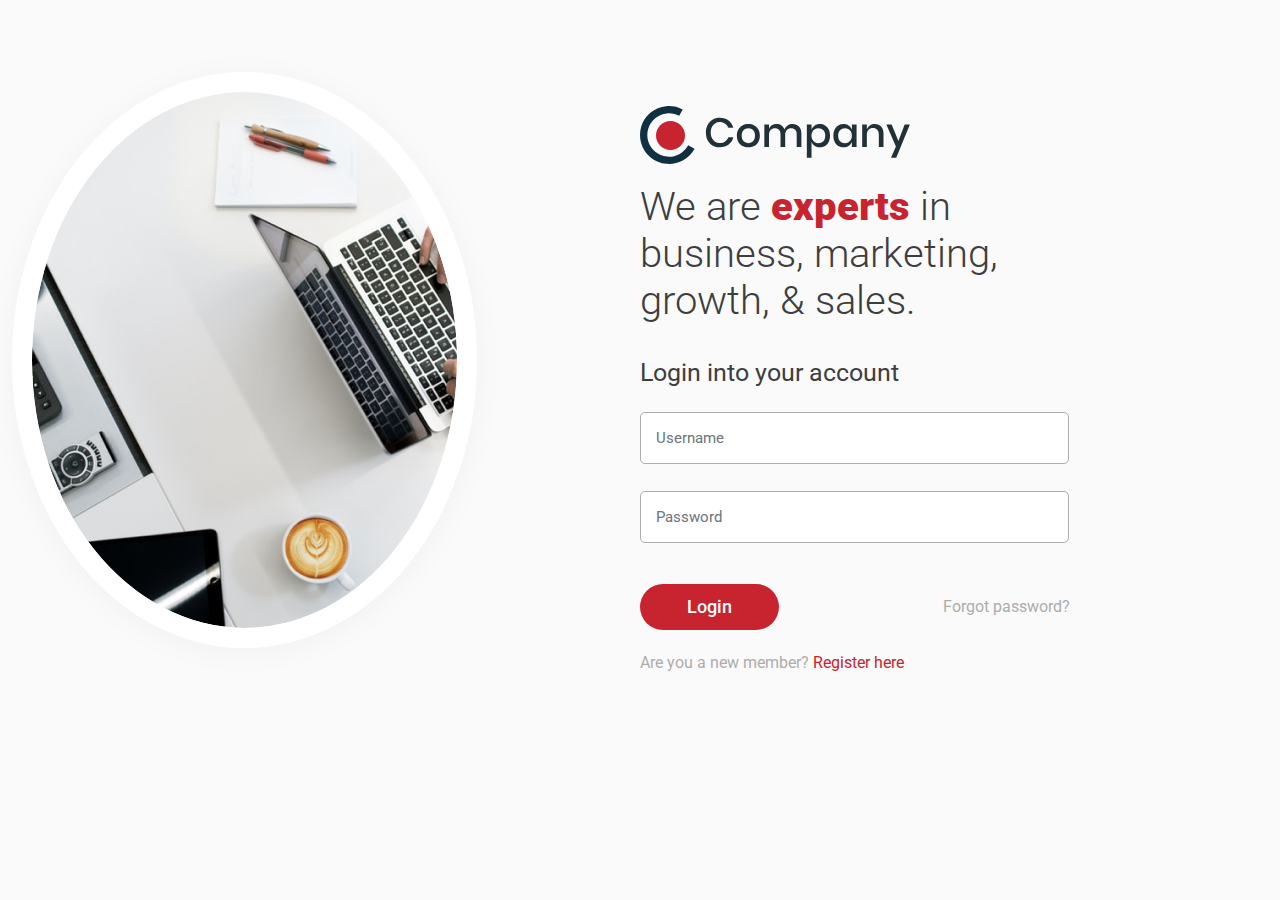
<file: index.html>
<!DOCTYPE html>
<html lang="en">

  <head>
    <meta charset="UTF-8">
    <meta name="viewport" content="width=device-width, initial-scale=1.0">
    <title>Company - Login</title>

    <!-- CSS -->
    <link rel="stylesheet" href="css/bootstrap.min.css">
    <link rel="stylesheet" href="css/index.css">

    <!-- Fonts -->
    <link rel="preconnect" href="https://fonts.googleapis.com">
    <link rel="preconnect" href="https://fonts.gstatic.com" crossorigin>
    <link href="https://fonts.googleapis.com/css2?family=Roboto:wght@300;400;500;900&display=swap" rel="stylesheet">
  </head>

  <body>
    <div class="container">

      <main>
        <div class="row me-0 gx-0">

          <!-- Hero image -->
          <div class="col-6 hero">
            <div class="d-flex justify-content-center">
              <div class="hero-image"></div>
            </div>
          </div>

          <!-- Login form -->
          <div class="col-6 login">
            <div class="container">
              <img src="images/logo.svg" alt="Company logo" class="logo">

              <h1 class="tagline">
                We are <strong style="color: #C8242F; font-weight: 900;">experts</strong> in business, marketing,
                growth, & sales.
              </h1>

              <form action="#" method="post">
                <h2 class="login-header">Login into your account</h2>

                <input class="form-control username" type="text" name="username" placeholder="Username">
                <input class="form-control password" type="password" name="password" id="" placeholder="Password">

                <div class="buttons d-flex justify-content-between align-items-center">
                  <input class="btn-login" type="submit" value="Login">
                  <a class="link forgot-pw" href="#">Forgot password?</a>
                </div>

                <p class="register-text">
                  Are you a new member? <a class="link register" href="#">Register here</a>
                </p>
              </form>
            </div>
          </div>

        </div>
      </main>

    </div>
  </body>

</html>
</file>
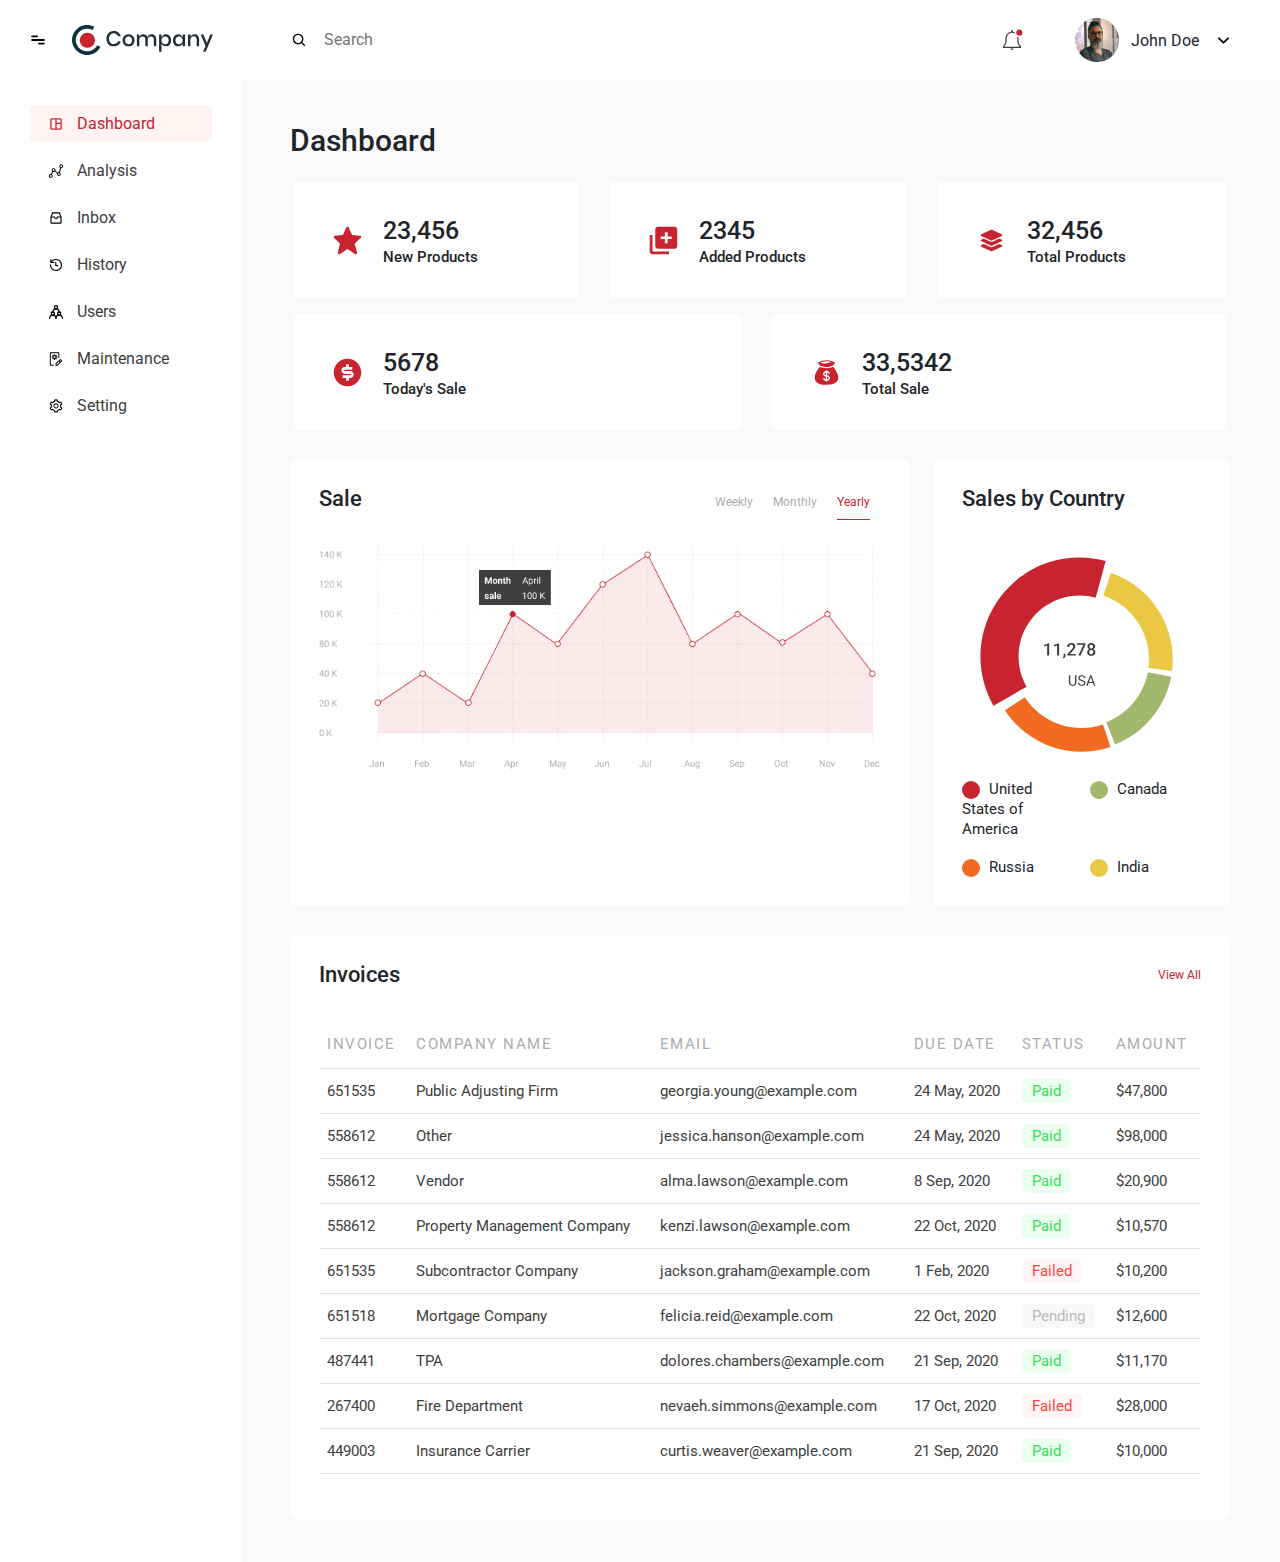
<file: dashboard.html>
<!DOCTYPE html>
<html lang="en">

  <head>
    <meta charset="UTF-8">
    <meta name="viewport" content="width=device-width, initial-scale=1.0">
    <title>Company - Dashboard</title>

    <!-- CSS -->
    <link rel="stylesheet" href="css/bootstrap.min.css">
    <link rel="stylesheet" href="css/dashboard.css">

    <!-- Fonts -->
    <link rel="preconnect" href="https://fonts.googleapis.com">
    <link rel="preconnect" href="https://fonts.gstatic.com" crossorigin>
    <link href="https://fonts.googleapis.com/css2?family=Roboto:wght@300;400;500;900&display=swap" rel="stylesheet">
  </head>

  <body>
    <div class="container-fluid px-0">

      <!-- Header -->
      <div class="row g-0">
        <div class="col">
          <header>
            <nav class="navbar">
              <div class="logo d-flex">
                <img id="sidebarToggle" class="btn-menu" src="./images/menu-bar.svg" alt="">
                <img src="./images/header-logo.svg" alt="Company logo" class="navbar-brand">
              </div>

              <div class="search-bar d-flex align-items-center">
                <img src="./images/search-icon.svg" alt="" class="search-icon">
                <form action="#" class="flex-fill">
                  <input type="search" placeholder="Search" name="q" class="w-100">
                </form>
              </div>

              <div class="prof-notif d-flex align-items-center">
                <button class="btn-icon btn-notifications"></button>
                <div class="profile d-flex align-items-center">
                  <img src="./images/profile.png" alt="Profile picture" class="profile-image">
                  <div class="username">John Doe</div>
                  <button class="btn-icon btn-dropdown-arrow"></button>
                </div>
              </div>
            </nav>
          </header>
        </div>
      </div>

      <div class="main-container d-flex">
        <!-- Navigation sidebar -->
        <div class="sidebar-wrapper">
          <nav class="sidebar h-100">
            <ul class="nav flex-column">
              <li class="nav-item active">
                <img src="./images/dashboard-active.svg" alt="">
                <a href="dashboard.html" class="nav-link" aria-current="page">Dashboard</a>
              </li>
              <li class="nav-item">
                <img src="./images/graph-default.svg" alt="">
                <a href="innerpage.html" class="nav-link">Analysis</a>
              </li>
              <li class="nav-item">
                <img src="./images/inbox-default.svg" alt="">
                <a href="#" class="nav-link">Inbox</a>
              </li>
              <li class="nav-item">
                <img src="./images/clock-default.svg" alt="">
                <a href="#" class="nav-link">History</a>
              </li>
              <li class="nav-item">
                <img src="./images/user-default.svg" alt="">
                <a href="#" class="nav-link">Users</a>
              </li>
              <li class="nav-item">
                <img src="./images/maintenance-default.svg" alt="">
                <a href="#" class="nav-link">Maintenance</a>
              </li>
              <li class="nav-item">
                <img src="./images/setting-default.svg" alt="">
                <a href="#" class="nav-link">Setting</a>
              </li>
            </ul>
          </nav>
        </div>

        <!-- The main content -->
        <div class="main">

          <main class="dashboard">
            <h1 class="title">Dashboard</h1>

            <section class="row stats flex-wrap">
              <div class="col-12 col-sm-6 col-md-4 col-xl-auto">
                <div class="stats-card">
                  <img src="./images/star.svg" alt="">
                  <div>
                    <p class="count">23,456</p>
                    <p class="title">New Products</p>
                  </div>
                </div>
              </div>
              <div class="col-12 col-sm-6 col-md-4 col-xl-auto">
                <div class="stats-card">
                  <img src="./images/new-product.svg" alt="">
                  <div>
                    <p class="count">2345</p>
                    <p class="title">Added Products</p>
                  </div>
                </div>
              </div>
              <div class="col-12 col-sm-6 col-md-4 col-xl-auto">
                <div class="stats-card">
                  <img src="./images/total-product.svg" alt="">
                  <div>
                    <p class="count">32,456</p>
                    <p class="title">Total Products</p>
                  </div>
                </div>
              </div>
              <div class="col-12 col-sm-6 col-md-4 col-xl-auto">
                <div class="stats-card">
                  <img src="./images/dollar-filled.svg" alt="">
                  <div>
                    <p class="count">5678 </p>
                    <p class="title">Today's Sale</p>
                  </div>
                </div>
              </div>
              <div class="col-12 col-sm-6 col-md-4 col-xl-auto">
                <div class="stats-card">
                  <img src="./images/money-bag.svg" alt="">
                  <div>
                    <p class="count">33,5342</p>
                    <p class="title">Total Sale</p>
                  </div>
                </div>
              </div>
            </section>

            <section class="row sales">

              <div class="col-lg-8">
                <div class="sale">
                  <div class="sale-header d-flex justify-content-between align-items-center">
                    <h2>Sale</h2>
                    <ul class="nav nav-pills">
                      <li class="nav-item">
                        <button class="nav-link">Weekly</button>
                      </li>
                      <li class="nav-item">
                        <button class="nav-link">Monthly</button>
                      </li>
                      <li class="nav-item">
                        <button class="nav-link active">Yearly</button>
                      </li>
                    </ul>
                  </div>
                  <img class="img-fluid d-block mx-auto" src="./images/data-graph.png" alt="Yearly sales graph">
                </div>
              </div>

              <div class="col-lg-4">
                <div class="sales-by-country">
                  <h2>Sales by Country</h2>
                  <img src="./images/pie-chart.svg" alt="Pie chart for sales by country"
                    class="img-fluid mx-auto d-block">
                  <ul class="legend">
                    <li class="usa">United States of America</li>
                    <li class="canada">Canada</li>
                    <li class="russia">Russia</li>
                    <li class="india">India</li>
                  </ul>
                </div>
              </div>
            </section>
            <section class="row invoices">
              <div class="col">
                <div class="table mb-0">
                  <div class="d-flex align-items-center">
                    <h2 class="m-0">Invoices</h2>
                    <div class="w-100 text-end"><a href="#" class="nav-link view-all p-0">View All</a></div>
                  </div>

                  <div class="table-responsive">
                    <table class="table">
                      <thead>
                        <tr>
                          <th scope="col">Invoice</th>
                          <th scope="col">Company Name</th>
                          <th scope="col">Email</th>
                          <th scope="col">Due Date</th>
                          <th scope="col">Status</th>
                          <th scope="col">Amount</th>
                        </tr>
                      </thead>
                      <tbody>
                        <tr>
                          <td>651535</td>
                          <td>Public Adjusting Firm</td>
                          <td>georgia.young@example.com</td>
                          <td>24 May, 2020</td>
                          <td>
                            <span class="status paid">Paid</span>
                          </td>
                          <td>$47,800</td>
                        </tr>
                        <tr>
                          <td>558612</td>
                          <td>Other</td>
                          <td>jessica.hanson@example.com</td>
                          <td>24 May, 2020</td>
                          <td>
                            <span class="status paid">Paid</span>
                          </td>
                          <td>$98,000</td>
                        </tr>
                        <tr>
                          <td>558612</td>
                          <td>Vendor</td>
                          <td>alma.lawson@example.com</td>
                          <td>8 Sep, 2020</td>
                          <td>
                            <span class="status paid">Paid</span>
                          </td>
                          <td>$20,900</td>
                        </tr>
                        <tr>
                          <td>558612</td>
                          <td>Property Management Company</td>
                          <td>kenzi.lawson@example.com</td>
                          <td>22 Oct, 2020</td>
                          <td>
                            <span class="status paid">Paid</span>
                          </td>
                          <td>$10,570</td>
                        </tr>
                        <tr>
                          <td>651535</td>
                          <td>Subcontractor Company</td>
                          <td>jackson.graham@example.com</td>
                          <td>1 Feb, 2020</td>
                          <td>
                            <span class="status failed">Failed</span>
                          </td>
                          <td>$10,200</td>
                        </tr>
                        <tr>
                          <td>651518</td>
                          <td>Mortgage Company</td>
                          <td>felicia.reid@example.com</td>
                          <td>22 Oct, 2020</td>
                          <td>
                            <span class="status pending">Pending</span>
                          </td>
                          <td>$12,600</td>
                        </tr>
                        <tr>
                          <td>487441</td>
                          <td>TPA</td>
                          <td>dolores.chambers@example.com</td>
                          <td>21 Sep, 2020</td>
                          <td>
                            <span class="status paid">Paid</span>
                          </td>
                          <td>$11,170</td>
                        </tr>
                        <tr>
                          <td>267400</td>
                          <td>Fire Department</td>
                          <td>nevaeh.simmons@example.com</td>
                          <td>17 Oct, 2020</td>
                          <td>
                            <span class="status failed">Failed</span>
                          </td>
                          <td>$28,000</td>
                        </tr>
                        <tr>
                          <td>449003</td>
                          <td>Insurance Carrier</td>
                          <td>curtis.weaver@example.com</td>
                          <td>21 Sep, 2020</td>
                          <td>
                            <span class="status paid">Paid</span>
                          </td>
                          <td>$10,000</td>
                        </tr>
                      </tbody>
                    </table>
                  </div>
                </div>
              </div>
            </section>
          </main>
        </div>
      </div>

    </div>

    <!-- Bootstrap JS -->
    <script src="./js/bootstrap.bundle.min.js"></script>

    <!-- Sidebar JS -->
    <script src="./js/sidebar.js"></script>
  </body>

</html>
</file>
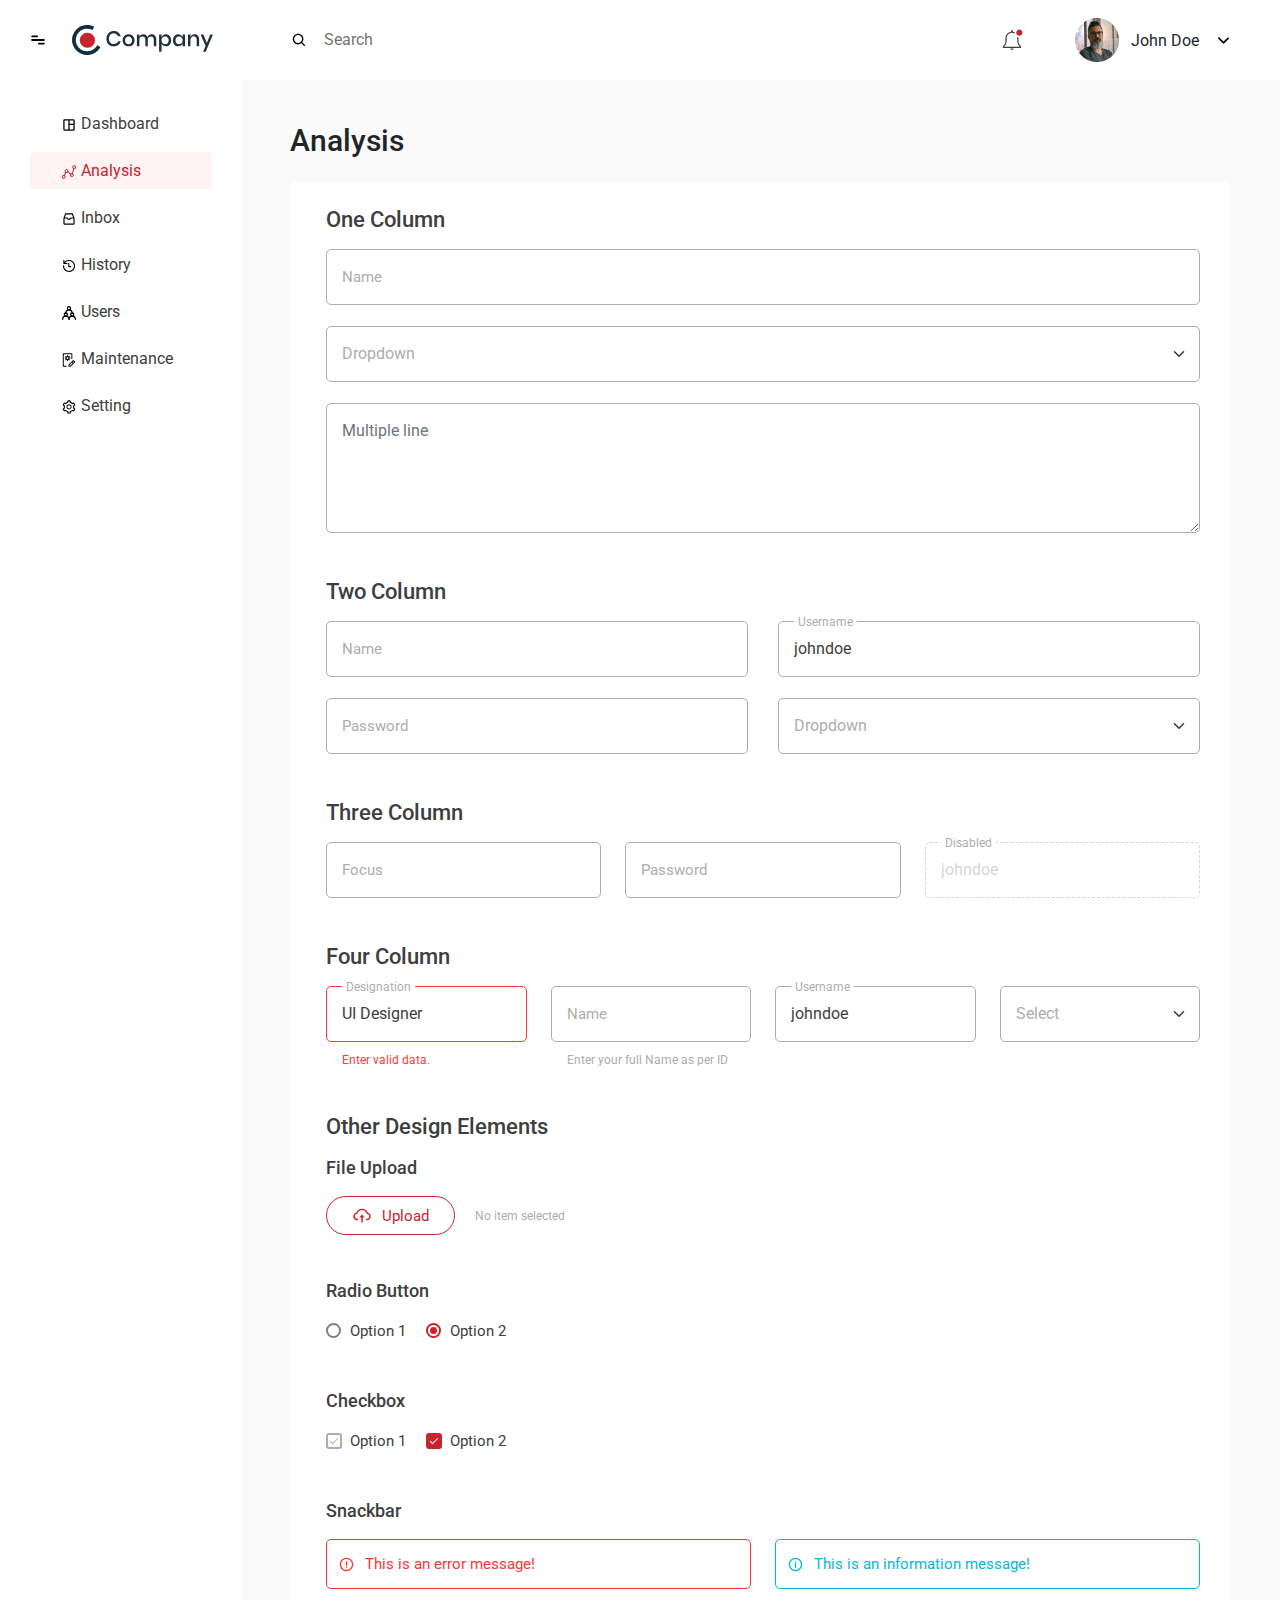
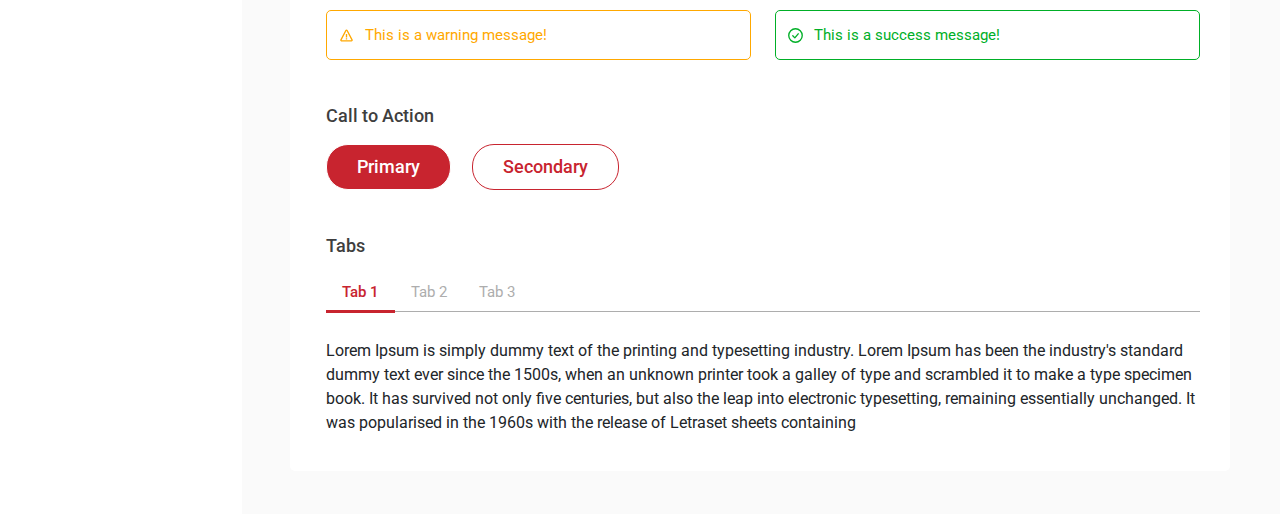
<file: innerpage.html>
<!DOCTYPE html>
<html lang="en">

  <head>
    <meta charset="UTF-8">
    <meta name="viewport" content="width=device-width, initial-scale=1.0">
    <title>Company - Analysis</title>

    <!-- CSS -->
    <link rel="stylesheet" href="css/bootstrap.min.css">
    <link rel="stylesheet" href="css/innerpage.css">

    <!-- Fonts -->
    <link rel="preconnect" href="https://fonts.googleapis.com">
    <link rel="preconnect" href="https://fonts.gstatic.com" crossorigin>
    <link href="https://fonts.googleapis.com/css2?family=Roboto:wght@300;400;500;900&display=swap" rel="stylesheet">
  </head>

  <body>
    <div class="container-fluid px-0">

      <!-- Header -->
      <div class="row g-0">
        <div class="col">
          <header>
            <nav class="navbar">
              <div class="logo d-flex">
                <img id="sidebarToggle" class="btn-menu" src="./images/menu-bar.svg" alt="">
                <img src="./images/header-logo.svg" alt="Company logo" class="navbar-brand">
              </div>

              <div class="search-bar d-flex align-items-center">
                <img src="./images/search-icon.svg" alt="" class="search-icon">
                <form action="#" class="flex-fill">
                  <input type="search" placeholder="Search" name="q" class="w-100">
                </form>
              </div>

              <div class="prof-notif d-flex align-items-center">
                <button class="btn-icon btn-notifications"></button>
                <div class="profile d-flex align-items-center">
                  <img src="./images/profile.png" alt="Profile picture" class="profile-image">
                  <div class="username">John Doe</div>
                  <button class="btn-icon btn-dropdown-arrow"></button>
                </div>
              </div>
            </nav>
          </header>
        </div>
      </div>

      <div class="main-container d-flex">
        <!-- Navigation sidebar -->
        <div class="sidebar-wrapper">
          <nav class="sidebar h-100">
            <ul class="nav flex-column">
              <li class="nav-item">
                <a href="dashboard.html" class="nav-link" aria-current="page">
                  <img src="./images/dashboard-default.svg" alt="">
                  <span>Dashboard</span>
                </a>
              </li>
              <li class="nav-item active">
                <a href="innerpage.html" class="nav-link">
                  <img src="./images/graph-active.svg" alt="">
                  <span>Analysis</span>
                </a>
              </li>
              <li class="nav-item">
                <a href="#" class="nav-link">
                  <img src="./images/inbox-default.svg" alt="">
                  <span>Inbox</span>
                </a>
              </li>
              <li class="nav-item">
                <a href="#" class="nav-link">
                  <img src="./images/clock-default.svg" alt="">
                  <span>History</span>
                </a>
              </li>
              <li class="nav-item">
                <a href="#" class="nav-link">
                  <img src="./images/user-default.svg" alt="">
                  <span>Users</span>
                </a>
              </li>
              <li class="nav-item">
                <a href="#" class="nav-link">
                  <img src="./images/maintenance-default.svg" alt="">
                  <span>Maintenance</span>
                </a>
              </li>
              <li class="nav-item">
                <a href="#" class="nav-link">
                  <img src="./images/setting-default.svg" alt="">
                  <span>Setting</span>
                </a>
              </li>
            </ul>
          </nav>
        </div>

        <!-- The main content -->
        <main class="innerpage flex-fill">
          <h1 class="title">Analysis</h1>

          <div class="fluid-container form">
            <form action="#" method="post">

              <section>
                <h2>One Column</h2>

                <div class="controls">
                  <div class="input-container">
                    <input type="text" class="form-control" id="name" name="name">
                    <label for="name">Name</label>
                  </div>

                  <select name="dropdown-1" id="dropdown" class="form-select" required>
                    <option selected value="">Dropdown</option>
                    <option value="sample-1">Sample option 1</option>
                    <option value="sample-2">Sample option 2</option>
                    <option value="sample-3">Sample option 3</option>
                  </select>

                  <textarea class="form-control" name="multiline" id="multiline" placeholder="Multiple line"></textarea>
                </div>
              </section>

              <section class="two-col">
                <h2>Two Column</h2>

                <div class="row">
                  <div class="col-12 col-md-6 controls">
                    <div class="input-container">
                      <input type="text" class="form-control" id="name" name="name">
                      <label for="name">Name</label>
                    </div>

                    <div class="input-container">
                      <input type="password" class="form-control" id="password" name="password">
                      <label for="password">Password</label>
                    </div>
                  </div>

                  <div class="col-12 col-md-6 controls">
                    <div class="input-container">
                      <input type="text" class="form-control" id="username" name="username" value="johndoe">
                      <label for="username">Username</label>
                    </div>

                    <select name="dropdown-2" id="dropdown" class="form-select novalidate" required>
                      <option selected value="">Dropdown</option>
                      <option value="sample-1">Sample option 1</option>
                      <option value="sample-2">Sample option 2</option>
                      <option value="sample-3">Sample option 3</option>
                    </select>
                  </div>
                </div>
              </section>

              <section class="three-col">
                <h2>Three Column</h2>

                <div class="row">
                  <div class="col-12 col-md-4 controls">
                    <div class="input-container">
                      <input type="text" class="form-control" id="focus" name="focus">
                      <label for="focus">Focus</label>
                    </div>
                  </div>

                  <div class="col-12 col-md-4 controls">
                    <div class="input-container">
                      <input type="password" class="form-control" id="password" name="password">
                      <label for="password">Password</label>
                    </div>
                  </div>

                  <div class="col-12 col-md-4 controls">
                    <div class="input-container">
                      <input type="text" value="johndoe" class="form-control" id="disabled" name="disabled"
                        disabled>
                      <label for="disabled">Disabled</label>
                    </div>
                  </div>
                </div>
              </section>

              <section class="four-col">
                <h2>Four Column</h2>

                <div class="row">
                  <div class="col-12 col-md-3">
                    <div class="input-container">
                      <input type="text" class="form-control invalid" id="designation" name="designation"
                        value="UI Designer" required invalid>
                      <label for="designation">Designation</label>
                    </div>

                    <div class="error-message">
                      Enter valid data.
                    </div>
                  </div>

                  <div class="col-12 col-md-3">
                    <div class="input-container">
                      <input type="text" class="form-control" id="name" name="name">
                      <label for="name">Name</label>
                    </div>

                    <div class="info-message">
                      Enter your full Name as per ID
                    </div>
                  </div>

                  <div class="col-12 col-md-3">
                    <div class="input-container">
                      <input type="text" value="johndoe" class="form-control" id="username" name="username">
                      <label for="username">Username</label>
                    </div>
                  </div>

                  <div class="col-12 col-md-3">
                    <select name="dropdown-3" id="dropdown" class="form-select novalidate" required>
                      <option selected value="">Select</option>
                      <option value="sample-1">Sample option 1</option>
                      <option value="sample-2">Sample option 2</option>
                      <option value="sample-3">Sample option 3</option>
                    </select>
                  </div>
                </div>
              </section>

              <section class="my-0">
                <h2>Other Design Elements</h2>

                <section>
                  <h3>File Upload</h3>

                  <div class="file-picker">
                    <label for="fileToUpload" class="file-btn">
                      <img src="./images/cloud-upload-icon.svg" alt="" />
                      <span>Upload</span>
                    </label>

                    <input id="fileToUpload" type="file" name="fileToUpload" hidden>

                    <label for="fileToUpload" class="file-status">No item selected</label>
                  </div>
                </section>

                <section class="radio-btns">
                  <h3>Radio Button</h3>

                  <div>
                    <div class="form-check form-check-inline">
                      <input class="form-check-input" type="radio" name="radio-btn" id="radio-btn1">
                      <label class="form-check-label" for="radio-btn1">
                        Option 1
                      </label>
                    </div>
                    <div class="form-check form-check-inline">
                      <input class="form-check-input" type="radio" name="radio-btn" id="radio-btn2" checked>
                      <label class="form-check-label" for="radio-btn2">
                        Option 2
                      </label>
                    </div>
                  </div>
                </section>

                <section>
                  <h3>Checkbox</h3>

                  <div>
                    <div class="form-check form-check-inline">
                      <input class="form-check-input" type="checkbox" name="checkbox" id="chk-1">
                      <label class="form-check-label" for="chk-1">
                        Option 1
                      </label>
                    </div>
                    <div class="form-check form-check-inline">
                      <input class="form-check-input" type="checkbox" name="checkbox" id="chk-2" checked>
                      <label class="form-check-label" for="chk-2">
                        Option 2
                      </label>
                    </div>
                  </div>
                </section>

                <section class="snackbars">
                  <h3>Snackbar</h3>

                  <div class="row">
                    <div class="col-12 col-lg-6 controls">
                      <div class="snackbar error">
                        <img src="./images/error-icon.svg" alt="">
                        <p class="message">This is an error message!</p>
                      </div>

                      <div class="snackbar warning">
                        <img src="./images/warning-icon.svg" alt="">
                        <p class="message">This is a warning message!</p>
                      </div>
                    </div>

                    <div class="col-12 col-lg-6 controls">
                      <div class="snackbar info">
                        <img src="./images/info-icon.svg" alt="">
                        <p class="message">This is an information message!</p>
                      </div>

                      <div class="snackbar success">
                        <img src="./images/success-icon.svg" alt="">
                        <p class="message">This is a success message!</p>
                      </div>
                    </div>
                  </div>
                </section>

                <section>
                  <h3>Call to Action</h3>

                  <div class="ctas">
                    <button class="cta primary">Primary</button>
                    <button class="cta secondary">Secondary</button>
                  </div>
                </section>

                <section class="tabs">
                  <h3>Tabs</h3>

                  <nav class="tab-bar">
                    <ul class="nav nav-pills">
                      <li class="nav-item">
                        <button class="nav-link active">Tab 1</button>
                      </li>
                      <li class="nav-item">
                        <button class="nav-link">Tab 2</button>
                      </li>
                      <li class="nav-item">
                        <button class="nav-link">Tab 3</button>
                      </li>
                    </ul>
                  </nav>

                  <p class="content">
                    Lorem Ipsum is simply dummy text of the printing and typesetting industry. Lorem Ipsum has been the
                    industry's standard dummy text ever since the 1500s, when an unknown printer took a galley of type
                    and scrambled it to make a type specimen book. It has survived not only five centuries, but also the
                    leap into electronic typesetting, remaining essentially unchanged. It was popularised in the 1960s
                    with the release of Letraset sheets containing
                  </p>
                </section>
              </section>
            </form>

          </div>

        </main>
      </div>
    </div>

    <!-- Bootstrap JS -->
    <script src="./js/bootstrap.bundle.min.js"></script>

    <!-- Sidebar JS -->
    <script src="./js/sidebar.js"></script>

    <!-- Floating Label input -->
    <script src="./js/floating-input.js"></script>
  </body>

</html>
</file>
<file: css/index.css>
body {
    background-color: #fafafa;
    font-family: Roboto, sans-serif;
}

body > .container {
    max-width: 1560px;
}

/*
    1st Column
    ----------
    Hero image
*/
.hero {
    padding-top: 72px;
    padding-bottom: 72px;
    padding-right: 163px;
}

.hero .hero-image {
    width: 576px;
    height: 576px;
    background: transparent url('/images/hero-image.png') 0% 0% no-repeat padding-box;
    box-shadow: 0px 4px 31px #0000000A;
    border: 20px solid #FFFFFF;
    border-radius: 50%;
}


/*
    2nd Column
    ----------
    Login form
*/
.login {
    padding-top: 106px;
    padding-bottom: 105px;
    padding-right: 155px;
}

.login .container {
    padding: 0;
    margin-left: 0;
    max-width: 500px;
}

.login .tagline {
    margin-top: 19px;
    font-weight: 300;
    font-size: 40px;
    line-height: 47px;
    color: #3E3E3E;
}

/* The form used for logging in */
.login form {
    width: 430px;
}

.login .login-header {
    width: 500px;
    margin-top: 32px;
    margin-bottom: 23px;
    font-size: 25px;
    font-weight: 400;
    line-height: 33px;
    color: #3E3E3E;
}

.login input[type="text"],
.login input[type="password"] {
    width: 429px;    
    font-size: 15px;
    line-height: 20px;
    padding: 15px;
    border: 1px solid #ADADAD;
    border-radius: 5px;
}

.login input.password {
    margin-top: 27px;
    margin-bottom: 41px;
}

.login .register-text {
    margin-top: 23px;
}

.login .btn-login {
    background-color: #C8242F;
    color: white;
    border-width: 0px;
    border-radius: 23px;
    padding: 11px 47px;
    font-size: 18px;
    font-weight: 500;
    line-height: 24px;
}

.login .register-text,
.login .forgot-pw {
    color: #ADADAD;
    line-height: 20px;
}

.login .link {
    text-decoration: none;
}

.login .link.register {
    color: #C8242F;
}
</file>
<file: css/dashboard.css>
@import 'base.css';

.dashboard h2 {
    font-size: 22px;
    line-height: 29px;
}

.dashboard [class*="col"] > div {
    background-color: white;
}

.dashboard .row div[class*="col"] > div {
    border-radius: 5px;
}

.dashboard .stats-card {
    display: flex;
    align-items: center;
    /* height: 116px; */
    padding-top: 1.2rem;
    padding-bottom: 1.2rem;
    padding: 1.2rem 1.5rem;
    /* padding-left: 38px; */
    /* padding-right: 28px; */
}

.dashboard .stats-card > div {
    flex-basis: 100%;
}

.dashboard .stats,
.dashboard .sales {
    row-gap: 1rem;
}

.dashboard .stats > div {
    padding-right: 15px;
    padding-left: 15px;
    flex-grow: 1;
}

.dashboard .stats-card p {
    margin: 0;
}

.dashboard .stats-card img {
    width: 33px;
    height: 33px;
    margin-right: 19px;
}

.dashboard .stats-card .count {
    font-size: 25px;
    font-weight: 500;
    line-height: 33px;
}

.dashboard .stats-card .title {
    font-size: 15px;
    line-height: 20px;
}

section.sales {
    padding-top: 30px;
}

section.sales .sale,
section.sales .sales-by-country,
section.invoices .table {
    padding: 1.3rem 1.2rem;
}

section.sales .sale-header .nav-link {
    padding: 9px 0;
    margin-left: 10px;
    margin-right: 10px;
    font-size: 12px;
    line-height: 16px;
    color: #ADADAD;
}

section.sales .sale,
.sales-by-country {
    height: 100%;
}

section.sales .sale-header {
    margin-bottom: 23px;
}

section.sales .sale-header .nav-link.active {
    background-color: transparent;
    color: #C8242F;
    border-bottom: 1px solid #C8242F;
    border-radius: 0;
}

section.sales .sales-by-country h2 {
    margin-bottom: 27px;
}

section.sales .sales-by-country .legend {
    list-style-type: none;
    display: grid;
    padding: 0;
    margin: 0;
    gap: 18px;
}

section.sales .sales-by-country .legend li {
    flex: 100%;
    font-size: 15px;
    line-height: 20px;
}

section.sales .sales-by-country .legend li::before {
    display: inline-block;
    content: '';
    height: 18px;
    width: 18px;
    margin-right: 9px;
    border-radius: 50%;
    vertical-align: middle;
}

section.sales .sales-by-country .legend li.usa::before {
    background: #C8242F;
}

section.sales .sales-by-country .legend li.canada::before {
    background: #A2B86C;
}

section.sales .sales-by-country .legend li.russia::before {
    background: #F16C20;
}

section.sales .sales-by-country .legend li.india::before {
    background: #EBC844;
}

section.invoices {
    padding-top: 30px;
}

section.invoices .view-all {
    font-size: 12px;
    line-height: 16px;
    color: #C8242F;
    margin-left: 1rem;
}

section.invoices table {
    margin-top: 37px;
}

section.invoices th {
    padding-bottom: 14px;
    font-size: 15px;
    line-height: 20px;
    text-transform: uppercase;
    letter-spacing: 1.5px;
    font-weight: normal;
    color: #ADADAD;
}

section.invoices td {
    padding-top: 12px;
    padding-bottom: 12px;
    font-size: 15px;
    line-height: 20px;
    color: #3E3E3E;
}

section.invoices .status {
    padding: 3px 10px;
    border-radius: 5px;
}

section.invoices .status.paid {
    background-color: #EBFFEF;
    color: #3CDD5F;
}

section.invoices .status.failed {
    background-color: #FFF5F5;
    color: #FF4545;
}

section.invoices .status.pending {
    background-color: #F8F8F8;
    color: #BABABA;
}


/*
    Responsive Design
    -----------------
*/

/* Small devices (landscape phones) */
@media (min-width: 576px) {
    section.sales .sales-by-country .legend {
        grid-template-columns: 1fr 1fr;
    }
}

@media (min-width: 768px) {
    section.sales .sale,
    section.sales .sales-by-country,
    section.invoices .table {
        padding: 24px 29px 29px 29px;
    }
}

@media (min-width: 992px) {
    .sidebar {
        padding: 25px 30px;
    }

    section.sales .sales-by-country .legend {
        grid-template-columns: 1fr 1fr;
    }

    main .title {
        font-size: 30px;
    }

    .dashboard .stats-card {
        height: 116px;
        padding-left: 38px;
        padding-right: 28px;
    }
}
</file>
<file: css/innerpage.css>
@import 'base.css';

section.two-col .row,
section.three-col .row,
section.four-col .row,
section.snackbars .row {
    row-gap: 21px;
}

.innerpage .form {
    background-color: white;
    border-radius: 5px;
    /* padding: 23px 30px 36px 36px; */
    padding: 1rem 1.5rem;
}

.innerpage .form section {
    margin-bottom: 44px;
}

.innerpage .form .controls {
    display: flex;
    flex-direction: column;
    row-gap: 21px;
}

.innerpage h2 {
    font-size: 22px;
    line-height: 29px;
    margin-bottom: 15px;
    color: #3E3E3E;
}

.innerpage h3 {
    font-size: 18px;
    line-height: 24px;
    margin-bottom: 16px;
    color: #3E3E3E;
}


/* Form controls */
.input-container {
    position: relative;
}

.input-container label {
    display: block;
    position: absolute;
    left: 16px;
    top: 50%;
    transform-origin: left top;
    transform: translateY(-50%);
    font-size: 15px;
    line-height: 20px;
    color: #ADADAD;
}

.input-container input:focus + label,
.input-container input.is-focused + label {
    background-color: white;
    padding: 0 4px;
    transform: translateY(-220%);
    font-size: 12px;
    line-height: 16px;
}

.innerpage .form select,
.innerpage .form select option,
.innerpage .form-control {
    color: #3E3E3E;
}

.innerpage .form select option[value=""] {
    color: #ADADAD;
}

.innerpage .form select:invalid {
    color: #ADADAD;
}

.innerpage .form-control[type="text"],
.innerpage .form-control[type="password"],
.innerpage .form-select,
.innerpage .form textarea {
    padding: 15px;
    border: 1px solid #ADADAD;
    border-radius: 5px;
}

.innerpage .form-control:focus,
.innerpage .form-select:focus {
    border-color: #C8242F;
    box-shadow: none;
}

.innerpage .form input:disabled {
    background-color: transparent;
    color: #ADADAD;
    opacity: 0.5;
    border-style: dashed;
}

.innerpage .form textarea {
    min-height: 130px;
}

/* File picker */
.file-picker {
    display: flex;
    align-items: center;
    column-gap: 20px;
}

.file-status {
    font-size: 12px;
    line-height: 16px;
    color: #ADADAD;
}

.file-btn {
    display: flex;
    align-items: center;
    column-gap: 10px;
    font-size: 15px;
    line-height: 20px;
    color: #C8242F;
    padding: 8px 25px;
    cursor: pointer;
    border: 1px solid #C8242F;
    border-radius: 20px;
}


/* Error states */
.innerpage .form-control.invalid,
.innerpage .form-select.invalid {
    border-color: #FF3B3B;
}

.innerpage .form .error-message,
.innerpage .form .info-message {
    padding-top: 10px;
    padding-left: 16px;
    font-size: 12px;
    line-height: 16px;
}

.innerpage .form .error-message {
    color: #FF3B3B;
}

.innerpage .form .info-message {
    color: #ADADAD;
}


/* Checkboxes and radio buttons */
.form-check-label {
    font-size: 15px;
    line-height: 20px;
    color: #3E3E3E;
}

.form-check-input:focus {
    box-shadow: none;
}

/* Radio buttons */
.form-check-input[type="radio"] {
    width: 15px;
    height: 15px;
    border-radius: 10px;
    border: 2px solid gray;
    /* Adjusts the position of the checkboxes on the text baseline */
    vertical-align: -2px;
    outline: none;
}

.form-check-input[type="radio"]::before {
    display: block;
    content: " ";
    width: 7px;
    height: 7px;
    border-radius: 6px;
    background-color: #C8242F;
    font-size: 1.2em;
    transform: translate(2px, 2px) scale(0);
    transform-origin: center;
}

.form-check-input:focus {
    box-shadow: none;
}

.form-check-input[type="radio"]:checked {
    background-color: transparent;
    border-color: #C8242F;
}

.form-check-input[type="radio"]:checked::before {
    transform: translate(2px, 2px) scale(1);
}


/* Checkbox */
.form-check-input[type="checkbox"] {
    width: 16px;
    height: 16px;
    border: 2px solid #ADADAD;
    border-radius: 3px;
    vertical-align: -2px;
    outline: none;
}

.form-check-input[type="checkbox"]::before {
    display: block;
    content: " ";
    width: 8px;
    height: 4px;
    border: 1px solid #ADADAD;
    border-top: none;
    border-right: none;
    transform: translate(2px, 3px) rotate(-45deg);
}

.form-check-input[type="checkbox"]:checked {
    background-color: #C8242F;
    background-image: none;
    border-color: #C8242F;
}

.form-check-input[type="checkbox"]:checked::before {
    border-color: white;
}


/* Snackbar */
section.snackbars .col.controls {
    row-gap: 25px;
}

.snackbar {
    display: flex;
    align-items: center;
    padding: 14px 11px;
    border: 1px solid;
    border-radius: 5px;
    column-gap: 10px;
}

.snackbar img {
    width: 17px;
    height: 17px;
}

.snackbar p.message {
    margin: 0;
    font-size: 15px;
    line-height: 20px;
}

/* Snackbar styles */
.snackbar.error {
    border-color: #FF3535;
}

.snackbar.error p.message {
    color: #FF3535;
}

.snackbar.info {
    border-color: #00B9E1;
}

.snackbar.info p.message {
    color: #00B9E1;
}

.snackbar.warning {
    border-color: #FFA800;
}

.snackbar.warning p.message {
    color: #FFA800;
}

.snackbar.success {
    border-color: #00AF27;
}

.snackbar.success p.message {
    color: #00AF27;
}


/* Call to Action buttons */
.ctas {
    display: flex;
    flex-direction: column;
    row-gap: 21px;
}

.cta {
    font-size: 18px;
    font-weight: 500;
    line-height: 24px;
    border: 1px solid;
    border-radius: 22px;
    padding: 10px 30px;
}

.cta.primary {
    background-color: #C8242F;
    color: white;
}

.cta.secondary {
    background-color: white;
    color: #C8242F;
}


/* Tabs */
.innerpage .form section.tabs {
    margin: 0;
}

.tab-bar {
    border-bottom: 1px solid #ADADAD;
}

.tab-bar .nav-link {
    font-size: 15px;
    line-height: 20px;
    border-radius: 0;
    color: #ADADAD;
    margin-bottom: calc(0px - 2px);
}

.tab-bar .nav-link.active {
    font-weight: 500;
    background-color: transparent;
    color: #C8242F;
    border-bottom: 3px solid #C8242F;
}

section.tabs .content {
    margin-top: 27px;
    margin-bottom: 0;
}


/*
    Responsive Design
    -----------------
*/

/* Medium devices */
@media (min-width: 768px) {
    section.two-col .row {
        row-gap: 0;
        --bs-gutter-x: 30px;
    }

    .ctas {
        flex-direction: row;
        column-gap: 21px;
    }
}

@media (min-width: 992px) {
    .innerpage .form {
        padding: 23px 30px 36px 36px;
    }
}
</file>
